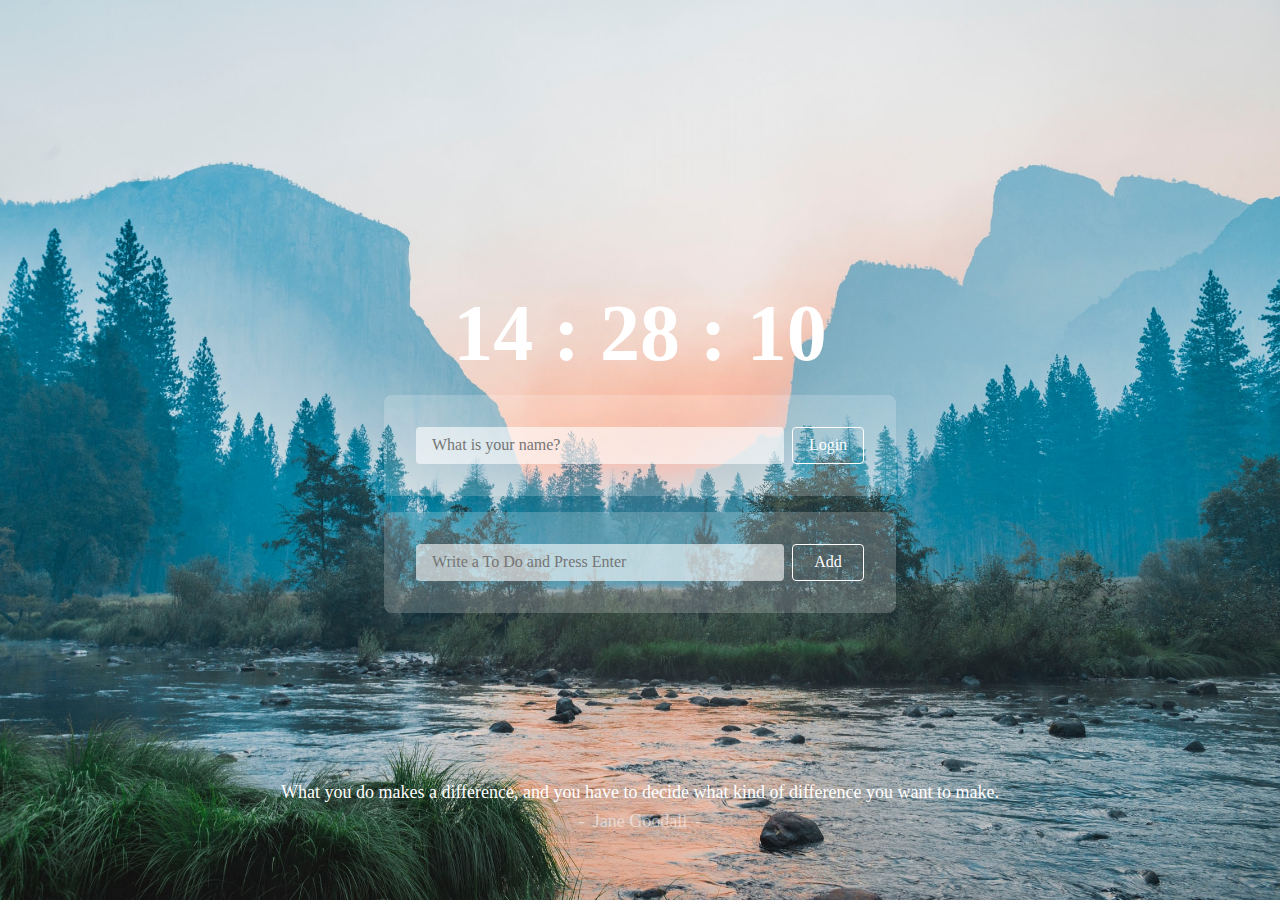
<file: index.html>
<!DOCTYPE html>
<html lang="en">
<head>
    <meta charset="UTF-8">
    <meta http-equiv="X-UA-Compatible" content="IE=edge">
    <meta name="viewport" content="width=device-width, initial-scale=1.0">
    <title>Momentum</title>
    <link rel="stylesheet" href="./css/momentum-style.css">
</head>
<body>
    <div class="content">
        <div class="weather">
            <span></span>
            <span></span>
        </div>

        <h2 class="clock">00:00:00</h2>

        <form class="login-form hidden">
            <input required maxlength="15" type="text" placeholder="What is your name?">
            <button>Login</button>
        </form>
    
        <h1 class="greeting hidden"></h1>
    
        <div class="todo-container">
            <form class="todo-form">
                <input type="text" placeholder="Write a To Do and Press Enter" required>
                <button>Add</button>
            </form>
            <ul class="todo-list"></ul>
        </div>
    
        <div class="quotes">
            <span class="quote"></span>
            <span class="author"></span>
        </div>
    </div>

    <script src="./js/momentum-greeting.js"></script>
    <script src="./js/momentum-clock.js"></script>
    <script src="./js/momentum-quotes.js"></script>
    <script src="./js/momentum-background.js"></script>
    <script src="./js/momentum-todo.js"></script>
    <script src="./js/momentum-weather.js"></script>
</body>
</html>
</file>
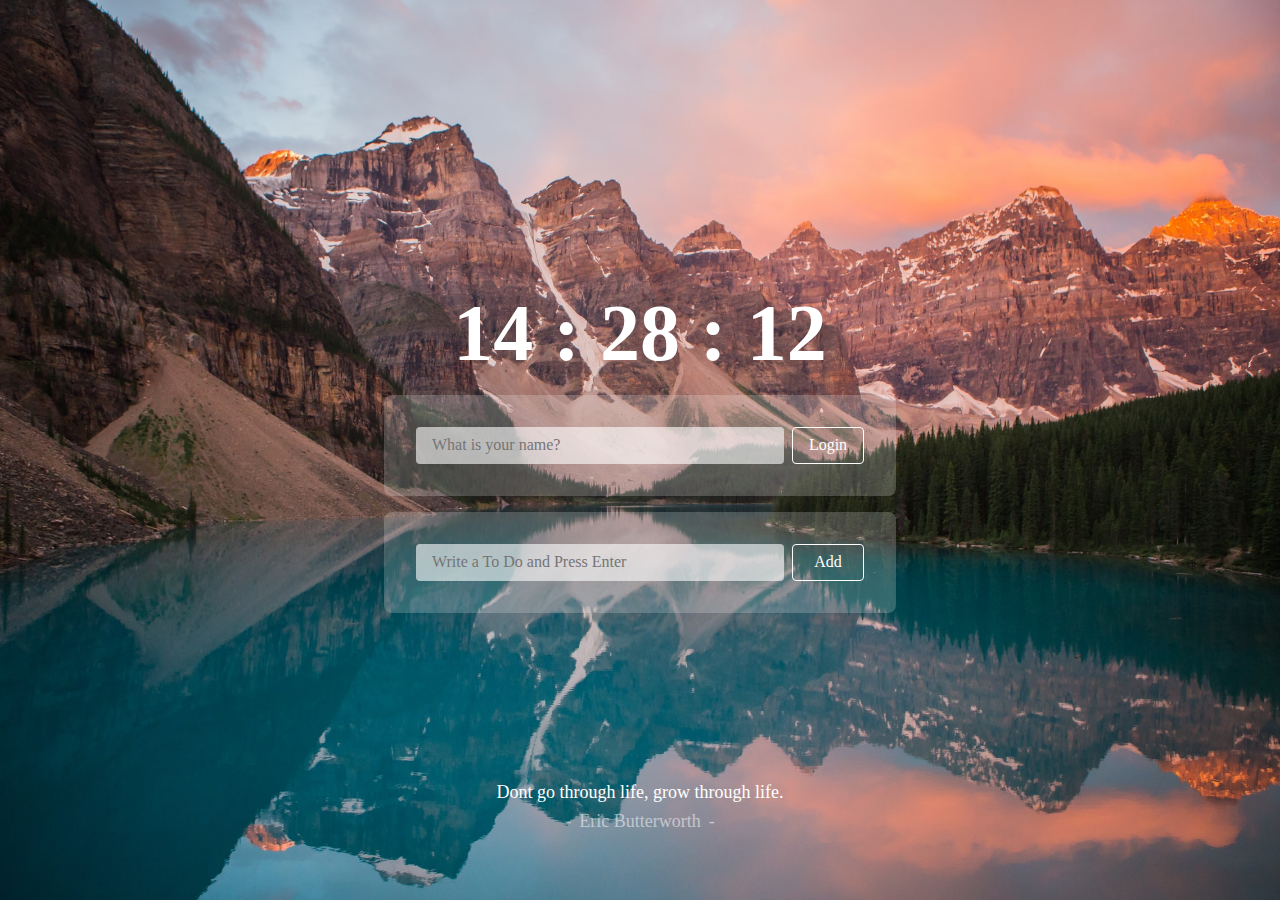
<file: momentum.html>
<!DOCTYPE html>
<html lang="en">
<head>
    <meta charset="UTF-8">
    <meta http-equiv="X-UA-Compatible" content="IE=edge">
    <meta name="viewport" content="width=device-width, initial-scale=1.0">
    <title>Login</title>
    <link rel="stylesheet" href="./css/momentum-style.css">
</head>
<body>
    <div class="content">
        <div class="weather">
            <span></span>
            <span></span>
        </div>

        <h2 class="clock">00:00:00</h2>

        <form class="login-form hidden">
            <input required maxlength="15" type="text" placeholder="What is your name?">
            <button>Login</button>
        </form>
    
        <h1 class="greeting hidden"></h1>
    
        <div class="todo-container">
            <form class="todo-form">
                <input type="text" placeholder="Write a To Do and Press Enter" required>
                <button>Add</button>
            </form>
            <ul class="todo-list"></ul>
        </div>
    
        <div class="quotes">
            <span class="quote"></span>
            <span class="author"></span>
        </div>
    </div>

    <script src="./js/momentum-greeting.js"></script>
    <script src="./js/momentum-clock.js"></script>
    <script src="./js/momentum-quotes.js"></script>
    <script src="./js/momentum-background.js"></script>
    <script src="./js/momentum-todo.js"></script>
    <script src="./js/momentum-weather.js"></script>
</body>
</html>
</file>
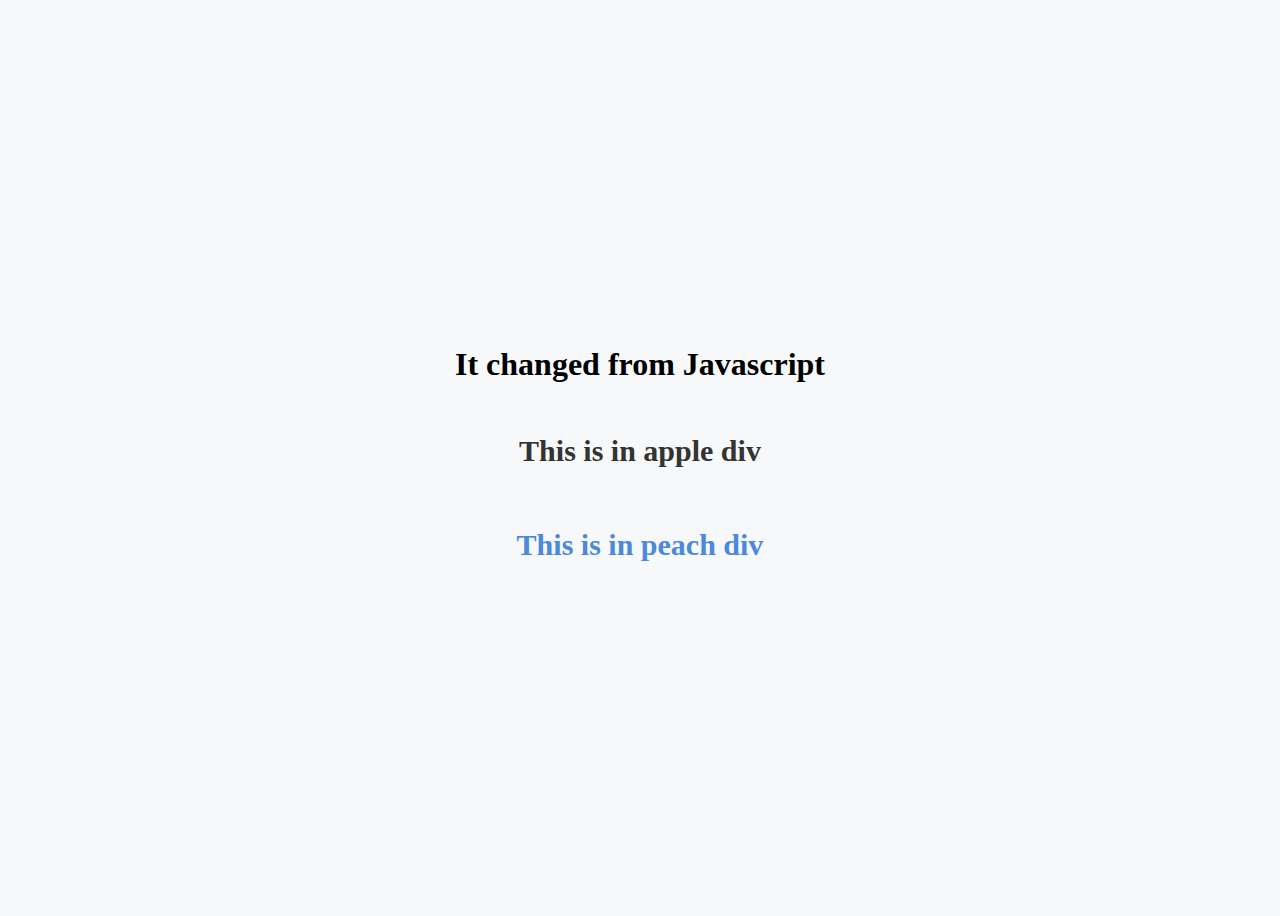
<file: test-index.html>
<!DOCTYPE html>
<html lang="en">
<head>
    <meta charset="UTF-8">
    <meta http-equiv="X-UA-Compatible" content="IE=edge">
    <meta name="viewport" content="width=device-width, initial-scale=1.0">
    <title>Learning JavaScript</title>
    <link rel="stylesheet" href="./css/test-style.css">
</head>
<body>
    <h1 id="title">Hello, I am learning JavaScript</h1>

    <div class="apple">
        <p>This is in apple div</p>
    </div>

    <div class="peach">
        <p class="banana">This is in peach div</p>
    </div>

    <script src="./js/test-app.js"></script>
    <script src="./js/test-calc.js"></script>
</body>
</html>
</file>
<file: css/momentum-style.css>
* {
    box-sizing: border-box;
    padding: 0;
    margin: 0;
}

button,
input {
    all: unset;
}

body {
    position: relative;
    overflow: hidden;
}

.content {
    width: 100%;
    height: 100vh;
    position: absolute;
    display: flex;
    flex-direction: column;
    justify-content: center;
    align-items: center;
    color: #fff;
}

.weather {
    position: absolute;
    top: 40px;
    right: 40px;
}

.clock {
    font-size: 80px;
}

.login-form {
    display: flex;
    width: 40%;
    padding: 32px;
    margin: 16px 0;
    background-color: rgba(255, 255, 255, .2);
    border-radius: 8px;
}

.login-form input,
.todo-form input {
    flex: 1;
    padding: 0 16px;
    background-color: rgba(255, 255, 255, .6);
    border-radius: 4px;
    margin-right: 8px;
    color: #222;
}

.login-form button,
.todo-form button {
    display: flex;
    justify-content: center;
    align-items: center;
    width: 70px;
    height: 35px;
    border: 1px solid #fff;
    border-radius: 4px;
    transition: background-color 200ms ease-in-out;
}

.login-form button:hover,
.todo-form button:hover {
    background-color: rgba(255, 255, 255, .2);
}

.greeting {
    padding: 32px;
    margin: 16px 0;
}

.hidden {
    display: none;
}

.todo-container {
    display: flex;
    flex-direction: column;
    justify-content: start;
    align-items: start;
    width: 40%;
    padding: 32px;
    background-color: rgba(255, 255, 255, .2);
    border-radius: 8px;
}

.todo-form {
    display: flex;
    width: 100%;
}

.todo-list li {
    list-style: none;
    margin-top: 16px;
}

.todo-list button {
    font-size: 10px;
    padding: 4px 6px;
    margin-left: 8px;
    border-radius: 4px;
}

.todo-list button:hover {
    background-color: rgba(255, 255, 255, .2);
}

.quotes {
    position: absolute;
    display: flex;
    flex-direction: column;
    justify-content: center;
    align-items: center;
    bottom: 60px;
    width: 80%;
    text-align: center;
    font-size: 18px;
}

.author {
    padding: 8px;
    opacity: 0.5;
}

.author::before,
.author::after {
    padding: 8px;
    content: '-';
}

.background {
    width: 100%;
    height: 100vh;
    object-fit: cover;
}
</file>
<file: css/test-style.css>
body {
    background-color: #f6f8fa;
    display: flex;
    justify-content: center;
    align-items: center;
    flex-direction: column;
    height: 100vh;
}

.apple p {
    font-size: 30px;
    font-weight: 700;
    color: #333;
}

p {
    font-size: 30px;
    font-weight: 700;
    color: #4b89da;
    transition: color 300ms ease-in-out;
}

.active {
    font-size: 30px;
    font-weight: 700;
    color: #967ada;
}
</file>
